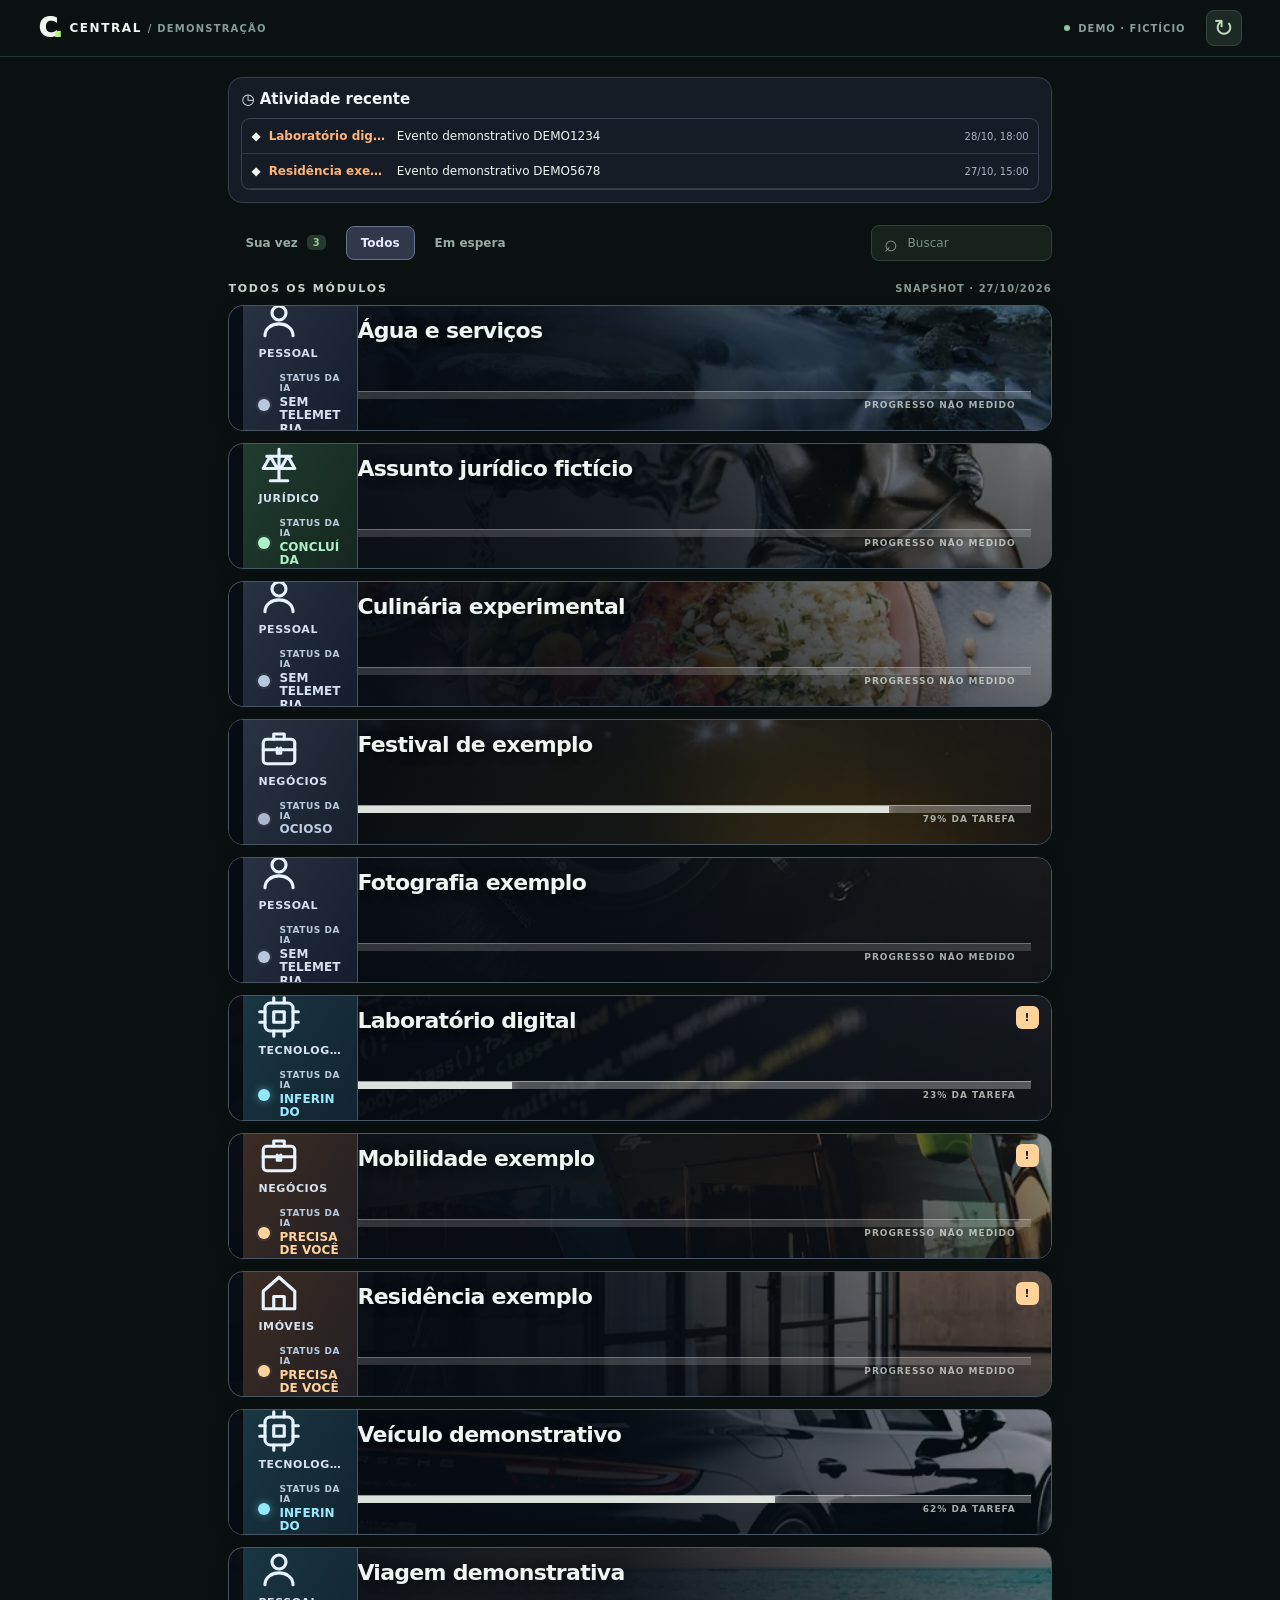
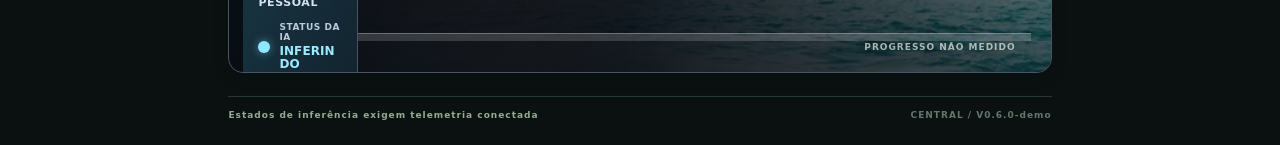
<file: index.html>
<!doctype html>
<html lang="pt-BR">
<head>
<meta charset="utf-8">
<meta name="viewport" content="width=device-width,initial-scale=1,viewport-fit=cover">
<meta name="theme-color" content="#0b1111">
<meta name="robots" content="noindex,nofollow,noarchive">
<meta name="description" content="Central Pessoal — módulos visuais com progresso e estado de inferência.">
<meta http-equiv="Content-Security-Policy" content="default-src 'self'; img-src 'self' data:; script-src 'self'; style-src 'self'; connect-src 'self'; object-src 'none'; base-uri 'self'; frame-ancestors 'none'">
<link rel="icon" href="./icon.svg" type="image/svg+xml">
<link rel="manifest" href="./manifest.webmanifest">
<link rel="stylesheet" href="./game.css">
<link rel="stylesheet" href="./horizontal.css">
<script defer src="./game.js"></script>
<title>Central · Comando</title>
<link rel="stylesheet" href="./touch-xl.css">
<link rel="stylesheet" href="./touch-compact.css">
<link rel="stylesheet" href="./v9.css">
<script defer src="./v9-home.js"></script>
</head>
<body>
<div class="screen">
<header class="masthead">
 <div class="brand"><span class="brand-mark">C<span>.</span></span><span class="brand-name">CENTRAL <small>/ DEMONSTRAÇÃO</small></span></div>
 <div class="mast-actions"><span class="connection"><i></i> DEMO · FICTÍCIO</span><button class="round" id="reload" aria-label="Atualizar dados" title="Recarregar JSON">↻</button></div>
</header>
<main class="main">
 <div class="toolbar">
  <nav class="tabs" aria-label="Grupos de módulos">
   <button data-view="attention" class="tab">Sua vez <b id="need-count">—</b></button>
   <button data-view="all" class="tab selected">Todos</button>
   <button data-view="watch" class="tab">Em espera</button>
  </nav>
  <label class="search"><span aria-hidden="true">⌕</span><input type="search" id="search" placeholder="Buscar" aria-label="Buscar módulos"></label>
 </div>
 <div class="statusline"><span id="list-label">TODOS OS MÓDULOS</span><span class="status-hint" id="updated">SNAPSHOT</span></div>
 <section id="tiles" class="tile-grid" aria-live="polite"></section>
 <footer class="footer"><span id="stamp">Estados de inferência exigem telemetria conectada</span><span id="version">CENTRAL / V0.4</span></footer>
</main>
</div>
<div id="overlay" class="overlay" hidden>
  <div class="veil" id="veil"></div>
  <section class="detail" role="dialog" aria-modal="true" aria-labelledby="detail-title">
   <div id="detail-root"></div>
  </section>
</div>
<div id="toast" class="toast" role="status" aria-live="polite"></div>
</body>
</html>
</file>
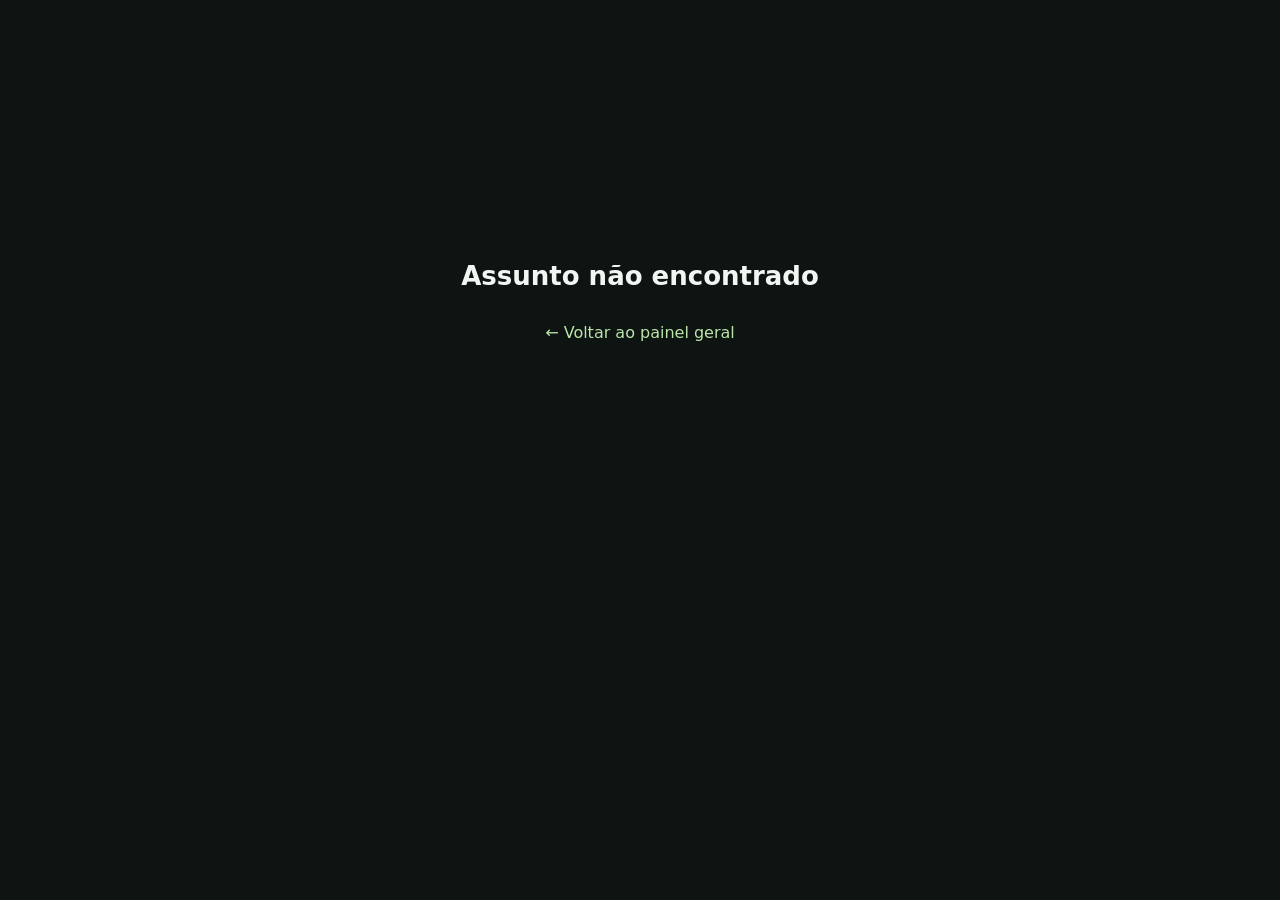
<file: project.html>
<!doctype html>
<html lang="pt-BR">
<head>
<meta charset="utf-8">
<meta name="viewport" content="width=device-width,initial-scale=1,viewport-fit=cover">
<meta name="theme-color" content="#101716">
<meta name="robots" content="noindex,nofollow,noarchive">
<meta name="description" content="Central Pessoal — painel específico de cada assunto.">
<meta http-equiv="Content-Security-Policy" content="default-src 'self'; img-src 'self' data:; script-src 'self'; style-src 'self'; connect-src 'self'; object-src 'none'; base-uri 'self'; frame-ancestors 'none'">
<link rel="icon" href="./icon.svg" type="image/svg+xml">
<link rel="manifest" href="./manifest.webmanifest">
<link rel="stylesheet" href="./project.css">
<link rel="stylesheet" href="./approvals.css">
<link rel="stylesheet" href="./visual-menu.css">
<link rel="stylesheet" href="./als-lifecycle.css">
<link rel="stylesheet" href="./touch-xl.css">
<link rel="stylesheet" href="./touch-compact.css">
<link rel="stylesheet" href="./v9.css">
<script defer src="./v9-project.js"></script>
<script defer src="./project.js"></script>
<script defer src="./als-lifecycle.js"></script>
<script defer src="./approvals.js"></script>
<title>Central · Módulo</title>
</head>
<body><div id="app" aria-live="polite"><div class="loading">ABRINDO MÓDULO…</div></div></body>
</html>
</file>
<file: game.css>
:root{color-scheme:dark;--bg:#0b1111;--panel:#131b1b;--stroke:#293936;--text:#eff5f1;--mute:#94a9a4;--acid:#bbf182;--gold:#ffca7a;--blue:#99c9dd;font-family:Inter,system-ui,-apple-system,"Segoe UI",sans-serif}
*{box-sizing:border-box}html,body{margin:0;background:var(--bg);color:var(--text);min-height:100%;font-family:inherit}button,input{font:inherit}button{cursor:pointer}button:focus-visible,a:focus-visible,input:focus-visible{outline:2px solid var(--acid);outline-offset:3px}button,a{-webkit-tap-highlight-color:transparent}a{color:inherit;text-decoration:none}
body:before{content:"";position:fixed;inset:0;z-index:-1;pointer-events:none;background:radial-gradient(ellipse at 80% -25%,#27443a2d,transparent 58%);}
.screen{max-width:1550px;margin:auto}.masthead{height:72px;border-bottom:1px solid #22312d;display:flex;align-items:center;justify-content:space-between;padding:0 clamp(18px,4vw,60px)}.brand{display:flex;align-items:center;gap:12px}.brand-mark{font-weight:950;font-size:31px;letter-spacing:-5px;line-height:1}.brand-mark span{color:var(--acid)}.brand-name{letter-spacing:1.6px;font-size:12px;font-weight:780}.brand-name small{letter-spacing:1.2px;font-size:10px;color:#849d94;font-weight:550}.mast-actions{display:flex;align-items:center;gap:20px}.connection{display:flex;align-items:center;gap:8px;color:#899f96;font-size:10px;font-weight:650;letter-spacing:1px}.connection i{width:6px;height:6px;border-radius:50%;background:#8acaa1}.round{width:36px;height:36px;background:#1c2925;border:1px solid #35453b;border-radius:8px;color:#bddbb8;font-size:24px}
.main{padding:clamp(30px,4vw,62px) clamp(18px,4vw,60px) 45px}.headline{display:flex;align-items:flex-end;justify-content:space-between;gap:16px;margin-bottom:30px}.eyebrow{font-size:10px;letter-spacing:2px;color:#91a99a;font-weight:800}.divider-dot{color:var(--acid);margin:0 8px;font-size:7px}h1{font-size:clamp(31px,4.6vw,55px);font-weight:680;letter-spacing:-2px;line-height:1.1;margin:14px 0 0}h1 em{font-style:normal;color:var(--acid)}.updated{font-size:11px;white-space:nowrap;color:#728e81;letter-spacing:.3px;padding-bottom:3px}
.toolbar{display:flex;justify-content:space-between;align-items:center;gap:20px;margin-bottom:24px}.tabs{display:flex;align-items:center;gap:7px;overflow-x:auto;padding:2px}.tab{display:flex;align-items:center;gap:9px;background:transparent;border:1px solid transparent;border-radius:8px;color:#96aba2;font-size:12px;padding:11px 15px;white-space:nowrap;font-weight:650}.tab b{font-weight:750;color:#9ebf96;background:#27382f;padding:2px 6px;border-radius:5px;font-size:10px}.tab:hover{background:#1d2b25}.tab.selected{background:#26382c;color:var(--acid);border-color:#39513f}.tab.selected b{background:#466044;color:#d2efb9}.search{border:1px solid #314138;border-radius:8px;background:#17221d;display:flex;align-items:center;height:41px;min-width:170px;color:#82998b}.search span{font-size:23px;padding:0 8px 0 12px}.search input{background:transparent;outline:none;border:0;color:var(--text);width:145px;min-width:0;font-size:12px}.search input::placeholder{color:#789184}
.statusline{display:flex;justify-content:space-between;align-items:center;gap:8px;margin-bottom:14px;color:#a9c2b0;font-size:10px;letter-spacing:1.8px;font-weight:850}.status-hint{letter-spacing:1px;color:#688375;font-weight:580}
.tile-grid{display:grid;grid-template-columns:repeat(5,minmax(0,1fr));gap:13px}.module{position:relative;aspect-ratio:1/1.06;border:1px solid #3b4a42;border-radius:11px;background:#1c2824;overflow:hidden;min-width:0;box-shadow:0 5px 16px #0002;transition:transform .15s,border-color .15s}.module:hover{transform:translateY(-3px);border-color:#8dac86}.module.active-module{border-color:#92bd7e}.module-button{width:100%;height:100%;padding:0;background:none;border:0;display:block;text-align:left;color:var(--text);position:relative}.module-image{position:absolute;inset:0;width:100%;height:100%;object-fit:cover;filter:brightness(.92) saturate(.8);transition:transform .22s,filter .22s}.module:hover .module-image{transform:scale(1.06);filter:brightness(1) saturate(.94)}.module-shade{position:absolute;inset:0;background:linear-gradient(180deg,#07100c67 0%,transparent 36%,#02090763 56%,#020a08ef 100%)}.module.has-brand .module-shade{background:linear-gradient(180deg,#07100c77,#08110811 35%,#020a08c7 100%)}.module-logo{position:absolute;inset:27% 13% 29%;width:74%;height:44%;object-fit:contain;filter:drop-shadow(0 4px 11px #0009)}.module-top{position:absolute;top:0;left:0;right:0;padding:12px;display:flex;justify-content:space-between;align-items:start;gap:5px}.module-area{background:#08120f99;border:1px solid #d0e0d129;border-radius:4px;font-size:9px;letter-spacing:1px;text-transform:uppercase;padding:5px 7px;color:#d1e8da;font-weight:700;backdrop-filter:blur(6px)}.module-flag{font-size:10px;letter-spacing:1px;font-weight:900;color:#0f160f;background:var(--gold);border-radius:4px;padding:5px 7px}.module-flag.status-watch{color:#d9edf0;background:#2f5660cc}.module-flag.status-active{color:#b4e6bd;background:#1e4733db}.module-text{position:absolute;left:14px;right:12px;bottom:30px}.module-title{font-size:clamp(16px,1.65vw,24px);font-weight:760;letter-spacing:-.65px;line-height:1.12;text-shadow:0 1px 10px #0009}.module-subtitle{font-size:11px;line-height:1.35;color:#c5d3c9;margin-top:5px;max-width:100%;overflow:hidden;display:-webkit-box;-webkit-box-orient:vertical;-webkit-line-clamp:2;text-shadow:0 1px 5px #0009}.module-progress{height:5px;background:#ffffff2c;position:absolute;left:0;right:0;bottom:0}.module-progress i{display:block;background:var(--acid);height:100%;width:0;box-shadow:0 0 14px #baf38e77}.module-progress[data-progress="zero"]{background:#8fa39655}.module-footer{position:absolute;bottom:9px;left:14px;right:12px;display:flex;justify-content:space-between;align-items:center;font-size:9px;letter-spacing:.5px;color:#c8d2cc}.module-footer b{color:var(--acid);font-size:10px;font-weight:700}.module-footer .right{font-size:12px;font-weight:700;color:#d5e8d5}.module:hover .right{color:var(--acid)}.empty{border:1px dashed #536355;padding:70px 15px;text-align:center;grid-column:1/-1;color:#9eafa5;border-radius:12px}
.footer{margin-top:42px;padding-top:16px;border-top:1px solid #27382d;display:flex;align-items:center;justify-content:space-between;font-size:10px;letter-spacing:1px;font-weight:650;color:#61776a}.footer span:first-child{color:#94ab91}
.overlay:not([hidden]){position:fixed;inset:0;display:flex;align-items:center;justify-content:center;z-index:40;padding:24px}.veil{position:absolute;inset:0;background:#030706dc;backdrop-filter:blur(8px)}.detail{position:relative;width:min(980px,100%);max-height:min(92dvh,960px);background:#101816;overflow-y:auto;border:1px solid #4e6850;border-radius:17px;box-shadow:0 24px 90px #000b}.detail-grid{display:grid;grid-template-columns:minmax(240px,.85fr) minmax(0,1.3fr);min-height:530px}.detail-cover{position:relative;background:#14231d;min-height:430px;overflow:hidden}.detail-cover img{position:absolute;inset:0;width:100%;height:100%;object-fit:cover;filter:brightness(.78)}.detail-cover:after{content:"";position:absolute;inset:0;background:linear-gradient(0deg,#07110dea,transparent 62%)}.detail-cover .detail-brand{z-index:1;position:absolute;width:75%;height:35%;object-fit:contain;top:28%;left:12%}.detail-overlay{position:absolute;bottom:24px;left:25px;right:22px;z-index:2}.detail-overlay .area{font-size:10px;color:#cce1c6;letter-spacing:1.5px;font-weight:750}.detail-overlay h2{font-size:34px;letter-spacing:-1.1px;line-height:1.1;margin:10px 0 9px}.detail-overlay p{font-size:12px;color:#d0dcd2;line-height:1.5}.detail-progress{height:5px;background:#b4c8bd4d;border-radius:4px;overflow:hidden;margin-top:18px}.detail-progress i{display:block;height:100%;background:var(--acid)}.detail-content{padding:23px 26px 27px;min-width:0}.detail-head{display:flex;align-items:center;justify-content:space-between;gap:8px;margin-bottom:23px}.detail-kicker{font-size:11px;letter-spacing:1.5px;color:#b0cbb6;font-weight:800}.close{width:35px;height:35px;border:1px solid #3e5546;border-radius:8px;background:#233126;color:#e4efe2;font-size:19px;display:grid;place-items:center}.detail-note{font-size:12px;color:#99b2a0;line-height:1.55;margin-bottom:18px}.progress-caption{display:flex;justify-content:space-between;font-size:11px;color:#b3cbb7;margin-bottom:24px}.detail-section-title{font-size:10px;letter-spacing:2px;color:#85a08e;font-weight:800;margin:19px 0 10px}.task{border:1px solid #35473b;border-radius:10px;margin-bottom:9px;background:#1b2720;overflow:hidden}.task button.task-toggle{width:100%;border:0;background:none;color:inherit;padding:13px 11px;display:flex;gap:12px;align-items:center;text-align:left}.task-symbol{display:grid;place-items:center;border:1px solid #566756;border-radius:6px;width:29px;height:29px;flex:none;color:#d0e6d0;font-size:17px}.task.done .task-symbol{background:#304c2b;border-color:#4e8053;color:#bcf29d}.task.in_progress .task-symbol{background:#45432b;border-color:#857648;color:#f6db8d}.task-title{flex:1;font-size:13px;font-weight:680;line-height:1.4}.task-state{font-size:9px;color:#93b0a0;letter-spacing:.6px;white-space:nowrap}.task-details{border-top:1px solid #34463a;padding:13px 14px 14px 52px;color:#b6cabc;font-size:12px;line-height:1.6}.task-details p{margin:0 0 10px}.task-link{display:inline-block;padding:7px 10px;background:#334d36;color:#d7f7c7;border:1px solid #466e44;border-radius:7px;font-size:11px}.actions{border-top:1px solid #34463b;padding-top:16px;display:flex;gap:9px;flex-wrap:wrap;margin-top:25px}.primary,.secondary{display:inline-flex;align-items:center;justify-content:center;padding:11px 13px;gap:6px;border-radius:8px;font-size:12px;font-weight:780}.primary{background:var(--acid);color:#172017;border:0}.secondary{background:#25372b;color:#ddf0de;border:1px solid #425846}.context-note{font-size:10px;color:#819c88;line-height:1.6;margin-top:14px}.toast{position:fixed;z-index:60;bottom:24px;left:50%;background:var(--acid);color:#10210d;border-radius:8px;padding:12px 18px;font-size:12px;font-weight:720;transform:translate(-50%,20px);opacity:0;transition:.2s;pointer-events:none}.toast.show{opacity:1;transform:translate(-50%,0)}
@media(max-width:1160px){.tile-grid{grid-template-columns:repeat(4,minmax(0,1fr))}}@media(max-width:890px){.tile-grid{grid-template-columns:repeat(3,minmax(0,1fr))}}@media(max-width:610px){.masthead{height:61px}.brand-name{font-size:11px}.brand-name small{font-size:9px}.connection{font-size:0}.connection i{width:7px;height:7px}.main{padding:32px 16px 36px}.headline{margin-bottom:24px}.headline h1{letter-spacing:-1.3px;font-size:33px}.updated{display:none}.toolbar{display:block;margin-bottom:22px}.tabs{gap:3px;justify-content:space-between}.tab{padding:9px 10px;font-size:11px}.search{width:100%;margin-top:13px;height:38px}.search input{width:100%}.status-hint{display:none}.tile-grid{grid-template-columns:repeat(2,minmax(0,1fr));gap:11px}.module{aspect-ratio:1/1.1}.module-title{font-size:18px}.module-subtitle{font-size:10px}.module-top{padding:9px}.module-area{font-size:8px;letter-spacing:.55px;padding:5px 6px}.module-flag{font-size:9px}.module-text{left:11px;right:10px;bottom:26px}.module-footer{left:11px;right:10px}.module-logo{width:83%;left:8%}.footer{font-size:9px}.overlay:not([hidden]){padding:0;align-items:flex-end}.detail{border-radius:18px 18px 0 0;max-height:94dvh;max-width:100%;height:auto}.detail-grid{grid-template-columns:1fr}.detail-cover{min-height:205px;height:205px}.detail-overlay h2{font-size:27px}.detail-overlay p{display:none}.detail-overlay{bottom:19px;left:20px}.detail-content{padding:17px 18px 28px}.detail-head{margin-bottom:13px}.detail-note{margin-bottom:11px}.progress-caption{margin-bottom:13px}.detail-section-title{margin-top:16px}.task button.task-toggle{padding:10px}.detail .task-details{padding-left:13px}}@media(max-width:350px){.module-title{font-size:16px}.tab{padding:8px 7px;font-size:10px}}
@media(prefers-reduced-motion:reduce){*,*:before,*:after{transition:none!important}}
</file>
<file: horizontal.css>
/* Compact single-column RTS control strips. game.css supplies the nested task panel. */
:root{--accent:#d8e8d9}
.screen{max-width:1340px}
.masthead{height:57px;padding:0 clamp(14px,3vw,39px)}
.brand-mark{font-size:26px}
.brand-name{font-size:12px}
.brand-name small{font-size:10px}
.main{padding:20px clamp(12px,3vw,39px) 25px;max-width:1100px;margin:auto}
.toolbar{margin-bottom:20px}
.tabs{gap:5px}
.tab{padding:9px 14px;font-size:12px}
.tab.selected{color:#e2eee4}
.search{height:36px}
.statusline{margin-bottom:10px;color:#c6d5cb;font-size:11px}
.status-hint{font-size:10px;color:#829a8e}
.tile-grid{display:grid;grid-template-columns:minmax(0,1fr)!important;gap:10px}
.module{height:116px;aspect-ratio:auto;border:1px solid #40534a;border-radius:9px;overflow:hidden;background:#13201b;transition:border-color .15s,transform .15s}
.module:hover{border-color:#a6c4ac;transform:translateX(2px)}
.module-button{display:grid;grid-template-columns:30% 70%;height:100%;width:100%;border:0;text-align:left;padding:0;overflow:hidden;position:relative;cursor:pointer;background:none}
.module-inference{position:relative;z-index:1;display:flex;flex-direction:column;align-items:flex-start;justify-content:center;padding:13px 18px;background:linear-gradient(120deg,#1d2c26,#12201c);border-right:1px solid #54715a77;min-width:0}
.cat-glyph{font-family:system-ui,sans-serif;color:#c6e0ca;font-size:30px;font-weight:400;line-height:1;display:block}
.cat-label{color:#c1d2c7;font-size:10px;font-weight:720;letter-spacing:1.25px;text-transform:uppercase;margin-top:5px;white-space:nowrap;overflow:hidden;text-overflow:ellipsis;max-width:100%}
.signal-state{font-size:10px;font-weight:780;letter-spacing:.65px;white-space:nowrap;margin-top:auto;padding-top:9px;color:#a5b5aa;display:flex;align-items:center;gap:7px}
.signal-state i{display:block;width:7px;height:7px;border-radius:50%;background:#687c6c;flex:none}
.status-processing .signal-state{color:#c9f8a1}
.status-processing .signal-state i{background:#bfff97;box-shadow:0 0 9px #b8ff9b}
.status-waiting .signal-state{color:#ffd8a1}
.status-waiting .signal-state i{background:#ffca85}
.status-completed .signal-state{color:#afe5c6}
.status-completed .signal-state i{background:#a4e4b9}
.status-idle .signal-state{color:#a9c2cf}
.status-idle .signal-state i{background:#a9c2cf}
.module-main{position:relative;display:block;height:100%;min-width:0;overflow:hidden}
.module-image{position:absolute;inset:0;width:100%;height:100%;object-fit:cover;filter:brightness(.8) saturate(.77);transition:filter .2s,transform .2s}
.module:hover .module-image{filter:brightness(.89) saturate(.9)}
.module-shade{position:absolute;inset:0;background:linear-gradient(90deg,#08100de8,transparent 57%),linear-gradient(0deg,#070d0b8a,transparent 67%)}
.module-title{position:absolute;left:25px;top:50%;transform:translateY(-55%);z-index:2;font-size:clamp(21px,2.6vw,32px);font-weight:750;letter-spacing:-.7px;line-height:1.1;text-shadow:0 2px 12px #020807b3;max-width:76%;display:block}
.attention-pip{position:absolute;top:10px;right:12px;z-index:2;border-radius:6px;color:#201c11;background:#ffd19a;font-weight:900;font-size:11px;line-height:1;padding:6px 9px}
.progress-wrap{position:absolute;bottom:0;left:0;right:0;z-index:2;display:block}
.progress-note{display:block;text-align:right;color:#dfebe0b9;font-size:9px;font-weight:740;letter-spacing:1px;line-height:1.5;padding:0 15px 5px}
.progress-track{display:block;width:100%;height:8px;background:#ffffff4a;border-top:1px solid #ffffff66;overflow:hidden}
.progress-fill{display:block;height:100%;background:#f4f9f3d8;box-shadow:0 0 10px #ffffff8c;transition:width .18s ease-out}
.footer{margin-top:23px;padding-top:13px;font-size:9px}
.detail .detail-content{min-width:0}
.detail .detail-note{display:none}
.detail .progress-caption{font-size:11px;flex-wrap:wrap;gap:10px}
.detail .detail-cover{min-height:390px}
.detail .detail-overlay h2{font-size:30px}
@media(min-width:1050px){.module{height:126px}.module-button{grid-template-columns:28% 72%}.module-inference{padding:14px 23px}.module-title{font-size:31px}}
@media(max-width:610px){
 .masthead{height:53px;padding:0 12px}.main{padding:13px 11px 20px}
 .connection{font-size:0}.connection i{height:7px;width:7px}
 .brand-name{font-size:11px}.brand-name small{font-size:9px}
 .toolbar{display:flex;flex-wrap:wrap;gap:8px;margin-bottom:13px}
 .tabs{width:100%;gap:2px;justify-content:space-between;padding:0}
 .tab{flex:1;justify-content:center;padding:8px 7px;font-size:11px}
 .search{width:100%;margin-top:0;height:34px}
 .statusline{margin-bottom:9px;font-size:10px}
 .status-hint{font-size:9px}
 .tile-grid{gap:8px}.module{height:101px;border-radius:8px}
 .module-button{grid-template-columns:32% 68%}
 .module-inference{padding:10px 9px}
 .cat-glyph{font-size:25px}
 .cat-label{margin-top:4px;font-size:8px;letter-spacing:.6px}
 .signal-state{font-size:8px;letter-spacing:.2px;gap:5px;padding-top:6px}
 .signal-state i{width:6px;height:6px}
 .module-title{font-size:clamp(17px,5vw,22px);left:13px;max-width:83%;letter-spacing:-.3px}
 .progress-note{font-size:8px;padding:0 9px 3px}
 .progress-track{height:7px}
 .attention-pip{top:7px;right:7px;padding:5px 7px}
 .footer{gap:12px;font-size:8px;line-height:1.4}
 .detail .detail-cover{min-height:168px}
 .detail .detail-content{padding:14px}
}
@media(max-width:345px){.cat-label{font-size:7px}.signal-state{font-size:7px}.module-title{font-size:16px}.tab{font-size:10px}}
@media(prefers-reduced-motion:reduce){.module,.module-image,.progress-fill{transition:none}.module:hover{transform:none}}

.progress-track.progress-unmeasured{background:#ffffff29;border-top:1px solid #ffffff45}
@media(max-width:610px){.connection{font-size:9px;letter-spacing:.3px}.signal-state{font-size:7.7px}}
@media(max-width:345px){.connection{font-size:0}.signal-state{font-size:7px}}

.module:target,.module.return-target{border-color:#dbf3bd;box-shadow:0 0 0 2px #bafa9880}


/* v0.7.1 shared semantic color language for inference indicators on home. */
.module-inference{background:linear-gradient(120deg,#1e2734,#111b27);border-right:1px solid #596979a8}
.cat-glyph{color:#d9e3f3}
.cat-label{color:#c0ccda}
.status-unmonitored.module-inference{background:linear-gradient(120deg,#293343,#141c2a)}
.status-unmonitored .signal-state{color:#c9d3e3}
.status-unmonitored .signal-state i{background:#aab8cd}
.status-processing.module-inference{background:linear-gradient(120deg,#193744,#12232f)}
.status-processing .signal-state{color:#a4edff}
.status-processing .signal-state i{background:#8fe8ff;box-shadow:0 0 9px #7de5ff80}
.status-waiting.module-inference{background:linear-gradient(120deg,#3c2c23,#211f24)}
.status-waiting .signal-state{color:#ffdfa9}
.status-waiting .signal-state i{background:#ffd399}
.status-completed.module-inference{background:linear-gradient(120deg,#203e30,#15251f)}
.status-completed .signal-state{color:#aff0c7}
.status-completed .signal-state i{background:#aef1c8}
.status-idle.module-inference{background:linear-gradient(120deg,#293343,#171f2b)}
.status-idle .signal-state{color:#c4d0df}
.status-idle .signal-state i{background:#aab8cd}
.signal-state{font-size:11px;letter-spacing:.45px}
.signal-state i{width:11px;height:11px;box-shadow:0 0 0 2px #ffffff12}
.tabs .tab.selected{background:#32384c;color:#eaeaff;border-color:#66728f}
.attention-pip{background:#ffd399}
@media(max-width:610px){
 .signal-state{font-size:9px;letter-spacing:0;gap:6px}
 .signal-state i{width:9px;height:9px}
}
@media(max-width:345px){.signal-state{font-size:8px}.signal-state i{width:8px;height:8px}}


/* Operational home v0.8 — category identity and agent status are readable separately. */
.module{height:132px;border-color:#4a5564;background:#101b24}
.module-button{grid-template-columns:32% 68%}
.module-inference{padding:13px 15px;gap:5px;justify-content:flex-start}
.cat-glyph{font-size:0;line-height:0;margin:0;color:#e7f3ff;display:inline-grid;place-items:center}
.cat-glyph svg{width:42px;height:42px;display:block;stroke-width:1.8}
.cat-label{font-size:11px;font-weight:820;letter-spacing:.6px;margin-top:1px;color:#d7e2f0}
.signal-state{margin-top:auto;padding-top:8px;align-items:center;gap:9px;min-width:0;white-space:normal}
.signal-state i{width:12px;height:12px;flex:none}
.signal-copy{display:flex;flex-direction:column;min-width:0;gap:2px;line-height:1.15}
.signal-copy small{font-size:9px;letter-spacing:.55px;color:#bacbde;font-weight:760}
.signal-copy strong{font-size:12px;font-weight:860;line-height:1.15;color:inherit;letter-spacing:.1px;overflow-wrap:anywhere}
.module-title{top:46%;font-size:clamp(23px,2.8vw,32px)}
.module-activity{position:absolute;z-index:3;left:25px;bottom:20px;max-width:85%;
 color:#dce8fa;font-size:10px;line-height:1.25;letter-spacing:.25px;font-weight:780;
 text-shadow:0 1px 8px #000c;background:#0a1226ad;border:1px solid #d2dcf748;border-radius:4px;padding:4px 6px}
.module-shade{background:linear-gradient(90deg,#080e14e8,#0b122562 70%),linear-gradient(0deg,#0a101a8a,transparent 70%)}
.module.status-waiting{border-left:3px solid #ffd399}
.module.status-processing{border-left:3px solid #9beaff}
.module.status-completed{border-left:3px solid #aef1c8}
.status-unmonitored .signal-state{color:#d6e1f2}
.status-unmonitored .signal-state i{background:#b8c9df}
.status-processing .signal-state{color:#9beaff}
.status-waiting .signal-state{color:#ffd399}
.status-completed .signal-state{color:#aef1c8}
.status-idle .signal-state{color:#bacde2}
@media(max-width:610px){
 .module{height:125px}
 .module-button{grid-template-columns:36% 64%}
 .module-inference{padding:11px 9px;gap:4px}
 .cat-glyph svg{width:35px;height:35px}
 .cat-label{font-size:9px;letter-spacing:.2px;margin-top:1px}
 .signal-state{gap:6px;padding-top:6px}
 .signal-state i{width:10px;height:10px}
 .signal-copy small{font-size:8px;letter-spacing:.25px}
 .signal-copy strong{font-size:10px;letter-spacing:0}
 .module-title{left:11px;top:43%;font-size:clamp(18px,5.15vw,24px);max-width:87%}
 .module-activity{left:11px;bottom:16px;font-size:9px;padding:3px 5px}
 .progress-track{height:8px}
 .attention-pip{z-index:4}
}
@media(max-width:370px){
 .module-button{grid-template-columns:38% 62%}
 .signal-copy strong{font-size:9px}
 .cat-glyph svg{width:34px;height:34px}
 .module-title{font-size:18px}
}
@media(max-width:610px){
 .cat-label{font-size:10px}
 .signal-copy strong{font-size:11px;line-height:1.2}
 .signal-state i{width:11px;height:11px}
}
@media(max-width:370px){.signal-copy strong{font-size:10px}}
</file>
<file: touch-xl.css>
/* Touch XL: large-type, low-miss mobile interface; no behavioral changes. */
@media(max-width:680px){
 html{font-size:20px}
 body{font-size:20px;line-height:1.42}
 button,a,summary{touch-action:manipulation}
 .main{padding-left:12px;padding-right:12px}
 .identity-copy h1{font-size:clamp(30px,9vw,40px);line-height:1.12}
 .identity-copy .eyebrow,.crumb,.runtime,.runtime span{font-size:16px}
 .topbar{min-height:64px}
 .back,.switcher-menu summary{min-height:60px;font-size:18px}
 .switcher-item{min-height:82px;padding:15px}
 .switcher-copy strong{font-size:20px}.switcher-copy small{font-size:16px}
 .module-nav{display:grid;grid-template-columns:repeat(2,minmax(0,1fr));gap:10px}
 .module-nav a{min-height:64px;padding:13px 10px;font-size:17px;display:grid;place-items:center;text-align:center}
 .action-strip{display:grid;grid-template-columns:1fr;gap:14px}
 .action-core,.blocker{padding:22px;border-radius:20px}
 .micro-heading{font-size:16px}
 #next-action,.blocker p{font-size:23px;line-height:1.35}
 .source-action,.copy,.more{min-height:64px;display:flex;align-items:center;justify-content:center;padding:14px 16px;font-size:18px;border-radius:15px}
 .tasks-section .section-head h2,.context-line summary{font-size:23px}
 .section-head span,.task-state,.task-due,.task-group{font-size:16px}
 .filters{display:grid;grid-template-columns:repeat(2,minmax(0,1fr));gap:10px;overflow:visible}
 .filter{min-height:60px;font-size:17px;padding:12px;min-width:0}
 .filter-full{display:inline}.filter-short{display:none}
 .task-list{gap:14px}
 .task{border-radius:19px}
 .task-toggle{min-height:90px;padding:17px 14px;gap:14px}
 .task-icon,.task-done .task-icon,.task-waiting .task-icon{width:48px;height:48px}
 .task-name{font-size:21px;line-height:1.3}
 .task-labels{gap:9px}
 .task-state,.task-due{font-size:15px;padding:5px 8px}
 .task-group{font-size:15px}
 .task-expanded{padding:17px;font-size:18px;line-height:1.45}
 .task-expanded p{font-size:18px}
 .context-line summary{min-height:70px;padding:16px}
 .context-pair b{font-size:16px}.context-pair span{font-size:19px}
 .als-lifecycle{padding:18px 14px;border-radius:22px}
 .als-lifecycle h2{font-size:24px}
 .wl-status-chip{font-size:15px;padding:8px 12px}
 .wl-sub,.wl-legend,.wl-disclaimer{font-size:15px}
 .wl-metric{min-height:107px;padding:13px 8px}
 .wl-metric strong{font-size:29px}
 .wl-metric span{font-size:14px}
 .wl-metric small{font-size:12px}
 .als-lifecycle h3{font-size:21px}
 .wl-pipeline{gap:10px}
 .wl-pipeline-row{display:grid;grid-template-columns:minmax(0,1fr) auto;min-height:82px;padding:12px 10px;gap:4px 12px;background:#202b37;border-radius:16px}
 .wl-stage-label{display:flex;align-items:center;gap:12px;min-width:0;font-size:19px;font-weight:700;grid-column:1;grid-row:1}
 .wl-stage-icon{display:block;flex:none;width:50px;height:50px;object-fit:contain}
 .wl-stage-state{font-size:15px;text-align:right;grid-column:2;grid-row:1}
 .wl-track{grid-column:1/-1;grid-row:2;height:7px}
 .wl-notices{gap:18px}.wl-notice strong{font-size:19px}.wl-notice p{font-size:17px}
 .wl-notice a,.wl-footer,.wl-footer a{font-size:16px}
 .wl-footer summary{min-height:55px;display:flex;align-items:center}
 .module-inference .signal-copy small,.module-activity,.progress-note{font-size:15px}
 .module-button{min-height:160px}
}
@media(min-width:681px){
 .wl-stage-label{display:flex;align-items:center;gap:10px}
 .wl-stage-icon{display:block;width:38px;height:38px;object-fit:contain;flex:none}
}
</file>
<file: touch-compact.css>
/* Touch XL v2: compact mobile scale and no card overlap. */
@media (max-width:680px){
 html{font-size:16px}
 body{font-size:16px;line-height:1.4}
 .main{padding-left:13px;padding-right:13px;min-width:0}
 .topbar{min-height:53px;gap:8px}
 .back,.switcher-menu summary{min-height:48px;font-size:14px}
 .switcher-item{min-height:60px;padding:10px}
 .switcher-copy strong{font-size:16px}.switcher-copy small{font-size:13px}
 .identity-copy h1{font-size:clamp(24px,7vw,31px)}
 .identity-copy .eyebrow,.crumb,.runtime,.runtime span{font-size:12px}
 .identity{gap:8px;flex-wrap:wrap}
 .runtime{max-width:100%;white-space:normal;overflow-wrap:anywhere}
 .module-nav{gap:7px}
 .module-nav a{min-height:49px;padding:9px 6px;font-size:13px;overflow-wrap:anywhere}
 .action-strip{gap:0}
 .action-core,.blocker{padding:14px;border-radius:13px}
 .micro-heading{font-size:12px}
 #next-action,.blocker p{font-size:18px;overflow-wrap:anywhere}
 .source-action,.copy,.more{min-height:48px;padding:10px 12px;font-size:14px}
 .tasks-section .section-head h2,.context-line summary{font-size:19px}
 .section-head span{font-size:12px}
 .filters{gap:6px;grid-template-columns:repeat(2,minmax(0,1fr))}
 .filter{min-height:46px;padding:9px 5px;font-size:13px;white-space:normal;overflow-wrap:anywhere}
 .task-list{gap:9px}.task-toggle{min-height:70px;padding:11px;gap:10px}
 .task-icon,.task-done .task-icon,.task-waiting .task-icon{width:40px;height:40px}
 .task-name{font-size:16px;overflow-wrap:anywhere}
 .task-state,.task-due{font-size:12px}
 .task-group{font-size:12px}
 .task-expanded,.task-expanded p{font-size:14px}
 .context-line summary{min-height:52px;padding:12px}
 .context-pair b{font-size:12px}.context-pair span{font-size:15px;overflow-wrap:anywhere}
 .als-lifecycle{padding:13px 10px;border-radius:15px}
 .als-lifecycle h2{font-size:20px}
 .wl-heading{flex-wrap:wrap}
 .wl-status-chip{font-size:12px;padding:6px 9px}
 .wl-sub,.wl-legend,.wl-disclaimer{font-size:12px}
 .wl-metric{min-height:88px;padding:10px 6px}
 .wl-metric strong{font-size:24px}.wl-metric span{font-size:12px}.wl-metric small{font-size:10px}
 .als-lifecycle h3{font-size:17px}
 .wl-pipeline-row{min-height:64px;padding:9px;gap:5px 8px}
 .wl-stage-label{font-size:15px;gap:8px;overflow-wrap:anywhere}
 .wl-stage-icon{width:36px;height:36px}
 .wl-stage-state{font-size:12px;overflow-wrap:anywhere}
 .wl-notice strong{font-size:15px}.wl-notice p{font-size:13px}
 .wl-notice a,.wl-footer,.wl-footer a{font-size:12px}
 .wl-footer summary{min-height:44px}
 .module-inference .signal-copy small,.module-activity,.progress-note{font-size:11px}
 .module{height:auto;min-height:139px}
 .module-button{min-height:139px;height:100%;grid-template-columns:minmax(0,36%) minmax(0,64%);overflow:hidden}
 .module-inference{min-width:0;overflow:hidden;padding:9px 7px}
 .module-title{font-size:clamp(16px,4.8vw,20px);max-width:none;left:10px;right:10px;top:42%;line-height:1.16;overflow-wrap:anywhere;hyphens:auto}
 .module-activity{left:10px;right:10px;max-width:none;bottom:15px;font-size:10px;white-space:normal;overflow-wrap:anywhere;line-height:1.25}
 .signal-copy,.signal-copy strong,.signal-copy small{min-width:0;max-width:100%;overflow-wrap:anywhere;white-space:normal}
 .cat-label{white-space:normal;overflow-wrap:anywhere}
 .module-footer,.footer{overflow-wrap:anywhere}
}
@media(max-width:380px){
 .module{min-height:155px}.module-button{min-height:155px}
 .module-title{font-size:16px;top:38%}
 .module-activity{font-size:9px}
 .module-inference{padding:8px 5px}
 .signal-copy strong{font-size:10px}
}
@media(max-width:680px){.module-main{display:flex;flex-direction:column;align-items:flex-start;justify-content:center;gap:7px;padding:12px 10px 27px}.module-main .module-title{position:relative;left:auto;right:auto;top:auto;bottom:auto;transform:none;max-width:100%;min-width:0;flex:none;z-index:2}.module-main .module-activity{position:relative;left:auto;right:auto;bottom:auto;top:auto;max-width:100%;width:fit-content;min-width:0;z-index:3;margin:0;overflow-wrap:anywhere}.module-main .module-title,.module-main .module-activity{overflow-wrap:anywhere}.module-main .progress-wrap{flex:none}}
@media(max-width:680px){
 .action-core #next-action{margin:10px 0 18px;line-height:1.42}
 .action-core .source-action{margin-top:0;min-height:52px}
 .als-lifecycle .wl-sub{font-size:16px;line-height:1.5;color:#cad8d0}
 .als-lifecycle .wl-metric{min-height:118px;padding:13px 10px;gap:8px}
 .als-lifecycle .wl-metric strong{font-size:27px}
 .als-lifecycle .wl-metric span{font-size:16px;line-height:1.3;overflow-wrap:anywhere}
 .als-lifecycle .wl-metric small{font-size:14px;line-height:1.4;color:#c4d3cb;overflow-wrap:anywhere}
 .als-lifecycle .wl-status-chip{font-size:14px}
 .als-lifecycle .wl-legend,.als-lifecycle .wl-disclaimer{font-size:14px;line-height:1.5}
}
@media(max-width:370px){.als-lifecycle .wl-metric{padding:11px 7px}.als-lifecycle .wl-metric span{font-size:15px}.als-lifecycle .wl-metric small{font-size:13px}}
</file>
<file: v9.css>
/* CP V9 – progressively enhanced presentation, photo overlays and evidence-led areas. */
:root{--v9-orange:#fb923c}
.main{max-width:900px;margin:auto}
.tile-grid{display:flex;flex-direction:column;gap:12px}
.module{width:100%;aspect-ratio:auto;height:126px;min-height:126px;border-radius:15px}
.module-button{display:flex;align-items:stretch}
.module-main{position:absolute;inset:0}
.module-image{width:100%;height:100%;object-fit:cover}
.module-shade{background:linear-gradient(90deg,#060b12fa 0%,#070d14dd 48%,#09101b30 100%),linear-gradient(0deg,#05070b55,transparent)}
.module-inference{position:relative;z-index:3;flex:0 0 115px;align-self:center;margin-left:14px}
.module-title{position:absolute;left:128px;top:26px;right:35px;font-size:clamp(17px,2vw,22px)}
.module-activity{position:absolute;left:128px;top:58px}
.progress-wrap{position:absolute;left:128px;bottom:13px;right:20px}
.module:focus-within{border-color:var(--v9-orange)}
.v9-feed{border:1px solid #35404b;border-radius:14px;background:#151c26;margin:0 0 20px;padding:12px}
.v9-feed h2{font-size:15px;margin:0 0 10px;color:#f2f5fa}
.v9-feed-list{max-height:190px;overflow-y:auto;border:1px solid #394351;border-radius:9px;scrollbar-width:thin}
.v9-event{border-bottom:1px solid #303a46}
.v9-event summary{cursor:pointer;display:flex;align-items:center;gap:8px;padding:7px 9px;white-space:nowrap;height:34px;list-style:none;font-size:12px}
.v9-event summary::-webkit-details-marker{display:none}
.v9-event summary .v9-name{max-width:120px;overflow:hidden;text-overflow:ellipsis;white-space:nowrap;color:#ffb477;font-weight:700;flex-shrink:0}
.v9-event summary .v9-title{overflow:hidden;text-overflow:ellipsis;white-space:nowrap;flex:1;min-width:0}
.v9-event summary time{color:#aab4c3;font-size:10px;flex:none}
.v9-event-body{padding:12px;background:#232d3b;font-size:12px;line-height:1.5}
.v9-event-body a,.v9-area-detail a{display:inline-block;margin-top:7px;background:#344456;border:1px solid #596d7c;border-radius:7px;padding:7px 9px}
.v9-empty{font-size:12px;color:#aebac6}
.identity.v9-hero{position:relative;isolation:isolate;min-height:200px;border:1px solid #45515b;border-radius:15px;padding:17px;overflow:hidden;margin:14px 0;align-items:flex-start;flex-wrap:wrap}
.v9-hero-bg{position:absolute;inset:0;width:100%;height:100%;object-fit:cover;z-index:-2}
.identity.v9-hero:after{content:"";position:absolute;inset:0;z-index:-1;background:linear-gradient(90deg,#050a10f5,#0a0f19d0 55%,#0d11184d),linear-gradient(0deg,#070b12b8,transparent 80%)}
.v9-hero .identity-copy h1{color:white}
.v9-hero .v9-metrics{display:flex;gap:8px;width:100%;align-self:flex-end}
.v9-metric{flex:1;background:#0b101bb8;border:1px solid #ffffff30;border-radius:9px;padding:10px;backdrop-filter:blur(5px);min-width:0}
.v9-metric small{display:block;font-size:10px;color:#c1ccd5}
.v9-metric strong{display:block;font-size:14px;color:#f7f8fa;margin-top:4px;overflow:hidden;text-overflow:ellipsis;white-space:nowrap}
.v9-pipeline{border:1px solid #3e4b5b;border-radius:13px;padding:14px;margin-bottom:18px;background:#151f2b}
.v9-pipeline h2{font-size:16px;margin:0 0 7px}
.v9-pipeline p{font-size:11px;color:#aebcc8}
.v9-area{border:1px solid #354457;border-radius:9px;margin-top:8px;overflow:hidden}
.v9-area summary{cursor:pointer;list-style:none;padding:12px;font-weight:700}
.v9-area summary::-webkit-details-marker{display:none}
.v9-area-head{display:flex;justify-content:space-between;gap:10px;font-size:12px}
.v9-area-bar{background:#35404d;border-radius:99px;height:8px;overflow:hidden;margin-top:8px}
.v9-area-fill{height:100%;background:#fb923c;border-radius:99px}
.v9-area-detail{background:#202d3a;padding:12px;font-size:12px}
.v9-area-detail ul{padding-left:18px;line-height:1.8}
.v9-area-detail .v9-action{color:#eac69a}
.v9-project-events{margin-bottom:16px}
@media(max-width:610px){.module{height:112px;min-height:112px}.module-inference{flex-basis:76px;margin-left:8px;transform:scale(.7);transform-origin:left center}.module-title{left:90px;top:21px;font-size:16px}.module-activity{left:90px;top:48px}.progress-wrap{left:90px;right:12px}.v9-event summary .v9-name{max-width:77px}.v9-event summary{font-size:11px}.v9-hero .runtime{margin-left:auto}.identity.v9-hero{min-height:210px}}
</file>
<file: project.css>
:root{color-scheme:dark;font-family:Inter,-apple-system,BlinkMacSystemFont,"Segoe UI",system-ui,sans-serif;background:#0d1412;color:#f2f6f2}
*{box-sizing:border-box}html,body{margin:0;min-height:100%;overflow-x:hidden}body{background:#0d1412}a{color:inherit;text-decoration:none}button,select{font:inherit}button{cursor:pointer}button:focus-visible,a:focus-visible,select:focus-visible,summary:focus-visible{outline:2px solid #def5c2;outline-offset:3px}.app-root{--accent:#c2e9bf;--shade:#1e3526;--line:#304439;max-width:1300px;min-height:100vh;margin:auto;background:radial-gradient(ellipse at 98% -20%,var(--shade),transparent 40%),#0d1412}.theme-kitchen{--accent:#ead2aa;--shade:#3a281b;--line:#5d4433}.theme-cockpit{--accent:#f5e66b;--shade:#303016;--line:#555536}.theme-stay{--accent:#b9e4db;--shade:#1b3d39;--line:#35635c}.theme-ledger{--accent:#e8c9a1;--shade:#3d3022;--line:#634c37}.theme-archive{--accent:#d8c5a5;--shade:#332f28;--line:#574f3e}.theme-water{--accent:#9ed6e9;--shade:#1b3849;--line:#395c69}.theme-agents{--accent:#b4efa8;--shade:#1b3a2c;--line:#3a5942}.theme-events{--accent:#dfb5ec;--shade:#3c1e42;--line:#564062}.theme-cameras{--accent:#b3e8ce;--shade:#1e3431;--line:#3d6259}.theme-transit{--accent:#b3e3d8;--shade:#203a38;--line:#3c615b}
.topbar{display:flex;align-items:center;gap:15px;height:55px;padding:0 clamp(16px,3vw,32px);border-bottom:1px solid var(--line);background:#0d1513b7}.back{display:flex;align-items:center;gap:6px;color:var(--accent);font-size:12px;font-weight:800;letter-spacing:.7px;white-space:nowrap}.crumb{color:#91a298;font-size:10px;font-weight:750;letter-spacing:1.2px}.switcher{margin-left:auto;max-width:205px;min-width:90px;border:1px solid var(--line);background:#1a2620;color:#dae8d9;height:32px;border-radius:7px;padding:0 9px;font-size:11px}.main{padding:0 clamp(14px,3vw,35px) 30px}.identity{display:flex;align-items:center;gap:15px;min-height:97px;padding:12px 0 15px}.identity-image{width:64px;height:64px;flex:none;border-radius:10px;overflow:hidden;background:#24352b;border:1px solid var(--line);display:grid;place-items:center;color:var(--accent);font-size:34px}.identity-image img{height:100%;width:100%;object-fit:cover}.identity-copy{min-width:0;flex:1}.eyebrow{display:block;color:var(--accent);font-size:9px;font-weight:760;letter-spacing:1.7px;text-transform:uppercase;margin-bottom:5px}.eyebrow span{color:#708378}.identity h1{font-size:clamp(23px,2.8vw,32px);line-height:1.15;letter-spacing:-.8px;font-weight:720;margin:0;overflow-wrap:anywhere}.runtime{display:inline-flex;align-items:center;gap:7px;white-space:nowrap;border:1px solid var(--line);border-radius:7px;padding:8px 11px;color:#a1b5a6;font-size:10px;font-weight:800;letter-spacing:.3px;background:#1a2520}.runtime i{display:block;height:7px;width:7px;background:#738479;border-radius:50%;flex:none}.runtime.working{color:#d7ffc4}.runtime.working i{background:#b5ff97;box-shadow:0 0 9px #b5ff97}.runtime.waiting{color:#ffdeab}.runtime.waiting i{background:#f2c589}.runtime.complete{color:#b5e9b5}.runtime.complete i{background:#a5ebb2}
.action-strip{display:grid;grid-template-columns:minmax(0,1.75fr) minmax(190px,.7fr);border:1px solid var(--line);border-left:4px solid var(--accent);border-radius:9px;overflow:hidden;background:linear-gradient(105deg,var(--shade),#17231e 72%);margin-bottom:23px}.action-core{padding:18px 21px 20px}.micro-heading{color:var(--accent);font-size:10px;letter-spacing:1.6px;font-weight:850}.flash{font-size:11px;margin-right:4px}.action-core p{font-size:clamp(16px,1.7vw,21px);font-weight:650;letter-spacing:-.3px;line-height:1.38;margin:9px 0 0;max-width:720px}.blocker{border-left:1px solid var(--line);padding:18px 17px 16px}.blocker .micro-heading{color:#a6b9a7}.blocker p{font-size:12px;line-height:1.45;margin:11px 0 0;color:#92a99a}.blocker p.with-blocker{color:#f7d7b2}
.tasks-section{margin-top:13px}.section-head{display:flex;align-items:center;justify-content:space-between;border-bottom:1px solid var(--line);padding-bottom:11px;gap:12px}.section-head h2{font-size:15px;font-weight:770;letter-spacing:1px;margin:0}.section-head span{font-size:10px;font-weight:760;color:#9cb3a0;letter-spacing:.5px}.filters{display:flex;align-items:center;gap:5px;padding:12px 0 11px;overflow-x:auto;scrollbar-width:thin}.filter{border:1px solid transparent;background:transparent;color:#9baea0;border-radius:7px;font-size:10px;font-weight:760;letter-spacing:.2px;padding:10px 13px;white-space:nowrap}.filter:hover{background:#ffffff14}.filter.selected{border-color:var(--line);color:var(--accent);background:#233029}.task-list{display:grid;gap:7px}.task{border:1px solid var(--line);border-radius:8px;background:#18221de7;overflow:hidden}.task-toggle{width:100%;min-height:62px;display:flex;align-items:center;text-align:left;gap:12px;padding:10px 14px;border:0;background:none;color:#eaf2e9}.task-toggle:hover{background:#ffffff0c}.task-icon{display:grid;place-items:center;width:33px;height:33px;flex:none;font-size:22px;color:var(--accent);border:1px solid var(--line);border-radius:7px}.task-done .task-icon{background:#26392c;color:#b2dfb3}.task-waiting .task-icon{color:#f3d8ac}.task-copy{min-width:0;flex:1;display:grid;gap:4px}.task-name{font-size:13px;font-weight:690;line-height:1.35}.task-state{font-size:9px;font-weight:830;letter-spacing:.9px;color:#8fa296}.task-in_progress .task-state{color:#c8efae}.task-waiting .task-state{color:#f2d09e}.task-right{display:flex;align-items:center;gap:13px}.measured{color:#ebeee8;font-size:11px;font-weight:760}.chevron{font-size:19px;color:#a6bbaa;transition:transform .15s}.task-toggle[aria-expanded=true] .chevron{transform:rotate(180deg)}.task-bar{display:block;height:4px;background:#ffffff27}.task-bar i{display:block;height:100%;width:0;background:#ffffffd9}.task-expanded{padding:11px 15px 15px 59px;border-top:1px solid var(--line);color:#adbcad;font-size:12px;line-height:1.6}.task-expanded p{margin:0 0 9px}.source-action{display:inline-flex;align-items:center;padding:8px 10px;background:#354c39;color:#d8f9ce;border:1px solid #618565;border-radius:7px;font-size:11px;font-weight:730}.no-source{display:block;color:#72877a;font-size:10px}.empty{color:#8fa698;padding:19px;border:1px dashed var(--line);border-radius:7px;font-size:12px;text-align:center}.more{border:1px solid var(--line);border-radius:7px;padding:11px;margin-top:9px;color:var(--accent);background:#1b2a21;font-size:11px;font-weight:740;width:100%}
.context-line{margin-top:17px}.context-line details{border:1px solid var(--line);border-radius:8px;background:#142019a8}.context-line summary{cursor:pointer;list-style:none;padding:14px 16px;display:flex;align-items:center;justify-content:space-between;font-size:10px;color:#a5bba9;font-weight:780;letter-spacing:1px}.context-line summary::-webkit-details-marker{display:none}.context-line details[open] summary{border-bottom:1px solid var(--line)}.context-details{padding:15px;display:grid;gap:13px}.context-pair{display:grid;gap:4px}.context-pair b{font-size:9px;color:var(--accent);letter-spacing:1.1px}.context-pair span{font-size:12px;color:#b4c8b9;line-height:1.45}.context-links{display:flex;gap:8px;flex-wrap:wrap}.context-links>span{font-size:11px;color:#81998b}.copy{border:1px solid var(--line);background:#25362b;color:#cae8cb;border-radius:7px;padding:10px 12px;font-size:10px;font-weight:760;justify-self:start}.date-token{color:#c3d2bc!important}
footer{margin-top:23px;border-top:1px solid var(--line);padding:12px 0;display:flex;justify-content:space-between;gap:12px;color:#789180;font-size:9px;font-weight:720;letter-spacing:1px}footer a{color:var(--accent)}.not-found{min-height:65vh;display:grid;place-content:center;text-align:center;gap:15px}.not-found h1{font-size:26px}.not-found a{color:#bbe4aa}.loading{display:grid;place-content:center;min-height:40vh;color:#b3d6b5}
@media(max-width:680px){.topbar{height:48px;padding:0 12px;gap:10px}.back{font-size:11px}.crumb{display:none}.switcher{max-width:185px;height:31px}.main{padding:0 11px 26px}.identity{min-height:72px;padding:9px 0 10px;gap:9px}.identity-image{width:48px;height:48px;border-radius:8px;font-size:26px}.identity h1{font-size:22px;letter-spacing:-.4px}.eyebrow{font-size:8px;margin-bottom:3px;letter-spacing:1px}.runtime{font-size:9px;padding:7px 8px;gap:5px}.runtime i{height:6px;width:6px}.action-strip{grid-template-columns:1fr;gap:0;margin-bottom:15px;border-left-width:3px}.action-core{padding:12px 13px 10px}.action-core p{font-size:15px;line-height:1.28;margin-top:5px}.micro-heading{font-size:9px;letter-spacing:1.1px}.blocker{border-left:0;border-top:1px solid var(--line);padding:9px 13px;display:flex;align-items:center;gap:11px}.blocker .micro-heading{flex:none}.blocker p{font-size:11px;margin:0;line-height:1.32}.section-head{padding-bottom:8px}.section-head h2{font-size:13px}.section-head span{font-size:9px}.filters{padding:7px 0 8px;gap:3px}.filter{padding:9px 10px;font-size:9px}.task-list{gap:6px}.task-toggle{min-height:55px;padding:9px;gap:9px}.task-icon{height:30px;width:30px;font-size:18px}.task-name{font-size:12px}.task-state{font-size:8px}.task-expanded{padding:10px 11px 13px 47px}.context-line{margin-top:12px}.context-line summary{padding:12px}.footer{margin-top:15px}footer{font-size:8px}}
@media(max-width:365px){.runtime{font-size:8px;max-width:115px;white-space:normal}.switcher{max-width:150px}.identity h1{font-size:19px}.filter{padding:9px 8px}.task-name{font-size:11px}}
@media(prefers-reduced-motion:reduce){*,*:after,*:before{transition:none!important}}


/* v0.7.1: semantic statuses remain consistent across every project theme.
   Color supplements icon + text; unknown is neutral, never treated as completed. */
.app-root{
 --state-running:#9beaff;--state-queued:#c8d5ec;--state-waiting:#ffd399;
 --state-done:#aef1c8;--status-off:#c5cbd7;
}
.action-strip{
 border-color:#625978;border-left-color:#c7b4ff;
 background:linear-gradient(108deg,#29253d,#1c2434 77%);
}
.action-core .micro-heading{color:#ddcfff}
.action-core p{color:#faf6ff}
.blocker{background:#181e2b;border-left-color:#47485b}
.blocker .micro-heading{color:#c9cdd9}
.blocker p{color:#a6b1be}
.blocker.has-blocker{background:#38291d;border-left:3px solid #f1bd75}
.blocker.has-blocker .micro-heading,.blocker.has-blocker p{color:#ffe0aa}
.tasks-section .section-head{border-bottom-color:#536070}
.tasks-section .section-head h2{color:#e5eefa}
.tasks-section .section-head span{color:#b3c4d6}
.filters{gap:5px}
.filter{color:#bbc9dc;border-color:#2d3a4a;background:#161f2a}
.filter:hover{background:#27374a}
.filter.selected{color:#f5f9ff;background:#334259;border-color:#8098ad}
.filter[data-filter="in_progress"]{--filter-color:var(--state-running)}
.filter[data-filter="waiting"]{--filter-color:var(--state-waiting)}
.filter[data-filter="done"]{--filter-color:var(--state-done)}
.filter[data-filter="in_progress"]:before,
.filter[data-filter="waiting"]:before,
.filter[data-filter="done"]:before{
 content:"";display:inline-block;width:7px;height:7px;margin-right:6px;border-radius:50%;
 background:var(--filter-color);vertical-align:1px;
}
.filter[data-filter="in_progress"].selected{color:var(--state-running);border-color:#548a9c;background:#1b3541}
.filter[data-filter="waiting"].selected{color:var(--state-waiting);border-color:#99754f;background:#372b22}
.filter[data-filter="done"].selected{color:var(--state-done);border-color:#4b886a;background:#203c30}
.task-list{gap:9px}
.task{
 --state-color:var(--state-queued);--state-bg:#1a2634;--state-chip:#28364c;--state-border:#43576e;
 background:linear-gradient(110deg,var(--state-bg),#18212a 86%);
 border:1px solid var(--state-border);border-left:4px solid var(--state-color);
 border-radius:9px;box-shadow:inset 0 1px #ffffff0b;
}
.task-in_progress{--state-color:var(--state-running);--state-bg:#142e3a;--state-chip:#244d5a;--state-border:#397186}
.task-waiting{--state-color:var(--state-waiting);--state-bg:#352a20;--state-chip:#4f3824;--state-border:#765536}
.task-done{--state-color:var(--state-done);--state-bg:#193329;--state-chip:#244737;--state-border:#35694e}
.task-toggle{min-height:72px;padding:9px 12px;gap:12px;color:#f2f5f8}
.task-toggle:hover{background:#ffffff0f}
.task-icon,.task-done .task-icon,.task-waiting .task-icon{
 width:46px;height:46px;border-radius:9px;flex:none;display:grid;place-items:center;
 color:var(--state-color);background:var(--state-chip);border:1px solid var(--state-border);
}
.task-icon svg{width:27px;height:27px;display:block;overflow:visible}
.task-copy{gap:5px}
.task-name{color:#f4f7fa;font-size:14px;line-height:1.35;font-weight:720}
.task-state,.task-in_progress .task-state,.task-waiting .task-state{
 display:inline-flex;width:max-content;max-width:100%;
 padding:3px 7px;border-radius:4px;
 font-size:10px;line-height:1.3;letter-spacing:.5px;font-weight:840;
 color:var(--state-color);background:var(--state-chip);border:1px solid var(--state-border)
}
.task-done .task-name{color:#dcebe2}
.task-done .task-state{color:var(--state-done)}
.task-right{gap:12px}
.task .chevron{color:#d2d9e3;font-size:22px}
.task .measured{color:var(--state-color)}
.task-bar{background:#ffffff24}
.task-bar i{background:var(--state-color);box-shadow:0 0 8px var(--state-color)}
.task-expanded{border-top-color:var(--state-border);background:#0e1720c7;color:#c9d4e1;padding-left:71px}
.context-line details{border-color:#3f4c60;background:#171e29}
.context-line summary{color:#ccd8eb}
.runtime.unknown{color:#c3cbd8;background:#222c39;border-color:#435168}
.runtime.unknown i{width:9px;height:9px;background:#a4b2c5}
.runtime.working{background:#1b3741;color:var(--state-running);border-color:#37768a}
.runtime.working i{background:var(--state-running)}
.runtime.waiting{background:#423122;color:var(--state-waiting);border-color:#805a37}
.runtime.waiting i{background:var(--state-waiting)}
.runtime.complete{background:#213c30;color:var(--state-done);border-color:#467e59}
.runtime.complete i{background:var(--state-done)}
.runtime.idle{background:#242d3b;color:#c9d5e8;border-color:#4a566a}
.runtime.idle i{background:#a2b4ce}
@media(max-width:680px){
 .task-list{gap:8px}
 .task-toggle{min-height:68px;padding:8px 9px;gap:10px}
 .task-icon,.task-done .task-icon,.task-waiting .task-icon{width:42px;height:42px}
 .task-icon svg{width:26px;height:26px}
 .task-name{font-size:12px;line-height:1.32}
 .task-state,.task-in_progress .task-state,.task-waiting .task-state{font-size:9px;padding:3px 6px}
 .task-expanded{padding-left:59px}
 .blocker{border-left:0}
 .blocker.has-blocker{border-left:0;border-top:2px solid #f1bd75}
 .runtime.unknown i{width:8px;height:8px}
 .filter{padding:9px 10px}
}
@media(max-width:365px){
 .filter{padding:9px 7px}
 .filter[data-filter="in_progress"]:before,.filter[data-filter="waiting"]:before,.filter[data-filter="done"]:before{margin-right:3px;width:6px;height:6px}
}

/* All five filters remain visible on 360px phones; full labels are still in aria-label. */
.filter-short{display:none}
@media(max-width:680px){
 .filters{gap:3px;overflow-x:visible}
 .filter{flex:1 1 0;padding:9px 5px;font-size:9px;text-align:center;min-width:0}
 .filter-full{display:none}.filter-short{display:inline}
 .filter[data-filter="in_progress"]:before,.filter[data-filter="waiting"]:before,
 .filter[data-filter="done"]:before{margin-right:3px;width:6px;height:6px}
}

/* Nested legal work is indicated without creating a second dashboard module. */
.task-group{font-size:9px;letter-spacing:.55px;text-transform:uppercase;font-weight:800;color:#d7bff4;line-height:1.4}
.task-labels{display:flex;align-items:center;flex-wrap:wrap;gap:6px}
.task-due{border:1px solid #ae8051;background:#3b2c20;color:#ffe0b3;padding:3px 6px;border-radius:4px;font-size:9px;font-weight:780;letter-spacing:.4px}
</file>
<file: approvals.css>
/* Approval Center V10 — additive to existing project layout */
.ap-section{margin:22px 0;display:grid;gap:12px}.ap-heading{display:flex;align-items:center;justify-content:space-between;gap:8px;border-bottom:1px solid #384657;padding-bottom:12px}.ap-heading h2{font-size:15px;margin:0;color:#f3f6fd}.ap-heading span{font-size:10px;color:#f0bb72}.ap-empty{border:1px dashed #465365;border-radius:12px;color:#9eacbc;padding:19px;font-size:12px}.ap-card{background:#192332;border:1px solid #405066;border-radius:15px;padding:17px;display:grid;gap:12px}.ap-card h3{font-size:18px;margin:0;color:white}.ap-card p{margin:0;color:#b5c1cf;font-size:13px}.ap-between,.ap-actions{display:flex;align-items:center;justify-content:space-between;flex-wrap:wrap;gap:9px}.ap-tag,.ap-state{font-size:10px;font-weight:800;letter-spacing:.5px;color:#eeb875}.ap-state{background:#3d3025;padding:6px 9px;border-radius:6px}.ap-grid{display:grid;grid-template-columns:repeat(auto-fit,minmax(min(100%,175px),1fr));gap:11px}.ap-asset{display:grid;gap:8px}.ap-asset audio,.ap-asset video{width:100%;max-height:260px}.ap-asset span{color:#cbd5e1;font-size:12px}.ap-asset button,.ap-doc{display:block;text-align:center;border:1px solid #5d7087;background:#1f3043;color:#f0f4fa;padding:12px;border-radius:9px;font-size:12px}.ap-zoom{padding:0;background:#121b27;border:1px solid #485a71;border-radius:10px;overflow:hidden;color:#e6edf7;display:grid;gap:5px}.ap-zoom img{width:100%;height:175px;object-fit:cover}.ap-zoom span{padding:7px}.ap-actions a{border:1px solid #ad8250;color:#f5d7a9;background:#30291f;padding:11px 13px;border-radius:8px;font-size:12px}.ap-card small{font-size:10px;color:#91a1b6}.ap-unavailable{font-size:12px;color:#efba92!important}.ap-lightbox{position:fixed;inset:0;width:100vw;height:100dvh;max-width:none;max-height:none;margin:0;background:#090e17;color:white;border:0;padding:12px}.ap-lightbox::backdrop{background:#000e}.ap-modal-head{display:flex;justify-content:space-between;align-items:center;gap:14px;margin-bottom:12px}.ap-modal-head button{background:#263445;color:#fff;border:1px solid #64748b;border-radius:7px;padding:10px 15px}.ap-lightbox #ap-modal-body{height:calc(100% - 55px);display:grid;place-items:center;overflow:auto}.ap-lightbox img{max-width:100%;max-height:100%;object-fit:contain}.ap-lightbox video{width:100%;max-height:100%}.ap-lightbox iframe{width:100%;height:100%;background:white;border:0}@media(max-width:680px){.ap-card{padding:13px}.ap-grid{grid-template-columns:repeat(auto-fit,minmax(min(100%,140px),1fr))}.ap-zoom img{height:155px}}

.ap-choices{border:1px solid #495b72;border-radius:10px;padding:12px;display:flex;flex-wrap:wrap;gap:10px}.ap-choices legend{color:#f2bc74;font-size:12px;font-weight:700}.ap-choices label{display:inline-flex;align-items:center;gap:7px;padding:8px 10px;background:#101a28;border-radius:8px;color:#e7edf8;font-size:12px}.ap-choices input{accent-color:#e5a34b;width:18px;height:18px}.ap-decision{background:#2a394c;color:white;border:1px solid #9e7850;border-radius:8px;padding:10px 12px;font-weight:650}.ap-decision:disabled{opacity:.5}
</file>
<file: visual-menu.css>
/* Visual subject switcher — thumbnails reuse the dashboard's verified local media. */
.topbar{position:relative;z-index:30;overflow:visible}
.switcher-menu{position:relative;margin-left:auto;min-width:0;max-width:min(300px,60vw)}
.switcher-menu>summary{display:flex;align-items:center;justify-content:space-between;gap:12px;min-height:37px;padding:8px 12px;border:1px solid var(--line);border-radius:10px;background:#202a29;color:#e8f1ed;cursor:pointer;list-style:none;font-size:12px;font-weight:700}
.switcher-menu>summary::-webkit-details-marker{display:none}
.switcher-menu>summary span:first-child{overflow:hidden;text-overflow:ellipsis;white-space:nowrap}
.switcher-caret{font-size:17px;transition:transform .15s}
.switcher-menu[open] .switcher-caret{transform:rotate(180deg)}
.switcher-menu[open]>summary{border-color:#79b9a2}
.switcher-list{position:absolute;right:0;top:calc(100% + 8px);width:min(430px,calc(100vw - 24px));max-height:min(68vh,590px);overflow-y:auto;overscroll-behavior:contain;background:#141d1e;border:1px solid #415a53;border-radius:14px;padding:7px;box-shadow:0 18px 45px #000b;display:grid;gap:4px;scrollbar-width:thin}
.switcher-item{display:grid;grid-template-columns:66px minmax(0,1fr) 15px;align-items:center;gap:12px;min-height:73px;padding:6px;border:1px solid transparent;border-radius:9px;color:#f2f5f5}
.switcher-item:hover,.switcher-item:focus-visible{background:#233331;border-color:#486c60}
.switcher-item.current{background:#21322c;border-color:#426b5a}
.switcher-thumb{width:66px;height:60px;display:grid;place-items:center;overflow:hidden;border-radius:8px;background:#283b37;color:#c6ded5;font-size:22px}
.switcher-thumb img{width:100%;height:100%;object-fit:cover;display:block}
.switcher-copy{display:grid;gap:5px;min-width:0}.switcher-copy strong{font-size:13px;white-space:normal;line-height:1.2}.switcher-copy small{color:#a5b5b1;font-size:11px;line-height:1.25}
.switcher-arrow{font-size:21px;color:#9aaca6}
.module-nav{display:flex;align-items:center;gap:8px;overflow-x:auto;scrollbar-width:thin;padding:0 0 12px;margin-bottom:4px}
.module-nav a{flex:none;padding:9px 12px;border:1px solid #34463e;background:#17231e;border-radius:9px;font-size:11px;color:#c5d6ca;font-weight:700}
.module-nav a:hover,.module-nav a:focus-visible{border-color:#80b9a1;background:#264135;color:#f3fff7}
html{scroll-behavior:smooth}#overview,#als-lifecycle,#tasks,#sources{scroll-margin-top:18px}
@media(max-width:680px){.switcher-menu{max-width:57vw}.switcher-menu>summary{min-height:34px;padding:7px 9px;font-size:11px}.switcher-list{width:min(380px,calc(100vw - 16px));right:-4px;max-height:65vh}.switcher-item{grid-template-columns:58px minmax(0,1fr) 13px;min-height:66px;gap:9px}.switcher-thumb{width:58px;height:53px}.switcher-copy strong{font-size:12px}.switcher-copy small{font-size:10px}.module-nav a{padding:8px 10px;font-size:10px}}
@media(prefers-reduced-motion:reduce){html{scroll-behavior:auto}.switcher-caret{transition:none}}
</file>
<file: als-lifecycle.css>
.als-lifecycle{margin:20px 0 24px;padding:clamp(18px,3vw,26px);border:1px solid var(--line,#33463b);border-radius:17px;background:#101715;color:#f1f5f1;min-width:0}
.wl-heading{display:flex;align-items:center;justify-content:space-between;gap:10px;margin-bottom:19px}.als-lifecycle h2{margin:0;font-size:clamp(19px,2vw,25px);letter-spacing:-.5px}.wl-sub{margin:4px 0 0;color:#a5b4a9;font-size:12px}.wl-status-chip{border:1px solid #285744;border-radius:30px;background:#103225;color:#83d7aa;padding:7px 11px;font-size:10px;font-weight:700;white-space:nowrap}
.wl-metric-grid{display:grid;grid-template-columns:repeat(3,minmax(0,1fr));gap:10px}.wl-metric{background:#202724;border:1px solid #2d3831;border-radius:12px;padding:15px 16px;display:flex;flex-direction:column;gap:7px;min-width:0}.wl-metric strong{font-size:clamp(25px,3vw,36px);line-height:1;font-weight:750}.wl-metric span{font-size:13px;font-weight:650}.wl-metric small{color:#a1afa4;font-size:11px;line-height:1.3}
.als-lifecycle h3{font-size:16px;margin:23px 0 14px}.wl-pipeline{display:grid;gap:14px}.wl-pipeline-row{display:grid;grid-template-columns:minmax(95px,1fr) minmax(75px,2.1fr) minmax(95px,1fr);align-items:center;gap:12px;min-width:0}.wl-stage-label{font-size:13px;font-weight:650}.wl-stage-state{text-align:right;font-size:12px;color:#a8b5aa}.wl-track{height:11px;border-radius:20px;background:#303733;position:relative;overflow:hidden}.wl-fill{display:block;height:100%;background:#168f80;border-radius:20px}.wl-indicator{display:block;position:absolute;left:0;top:0;height:100%;width:14px;border-radius:20px;background:#6098d9}.wl-pipeline-row[data-state=blocked] .wl-indicator{background:#e5a65c}.wl-pipeline-row[data-state=approved] .wl-stage-state{color:#7cd3b4}.wl-pipeline-row[data-state=active] .wl-stage-state{color:#93bdf0}.wl-pipeline-row[data-state=blocked] .wl-stage-state{color:#efb77e}.wl-legend{color:#93a69b;font-size:10px;line-height:1.5;margin:15px 0 0}
.wl-notices{border-top:1px solid #29362f;margin-top:24px;padding-top:21px;display:grid;gap:18px}.wl-notice{display:flex;align-items:flex-start;gap:13px}.wl-notice-icon{display:grid;place-items:center;width:23px;height:23px;flex:none;border:1.5px solid #8daba0;border-radius:50%;color:#9bb5a9;font-size:14px;font-weight:750}.wl-notice[data-kind=blocker] .wl-notice-icon{color:#ed9e63;border-color:#ed9e63}.wl-notice[data-kind=next] .wl-notice-icon{color:#a9bdd7;border-color:#a9bdd7}.wl-notice strong{font-size:14px;line-height:1.3}.wl-notice p{font-size:12px;color:#a8b4ab;line-height:1.5;margin:5px 0}.wl-notice a,.wl-footer a{font-size:11px;color:#9adbc6;text-decoration:underline}
.wl-footer{display:flex;align-items:center;justify-content:space-between;gap:10px;border-top:1px solid #29362f;margin-top:22px;padding-top:14px;color:#a5b7ab;font-size:11px}.wl-footer summary{cursor:pointer;color:#d1e4d4}.wl-footer details{position:relative}.wl-footer details[open]{max-width:100%}.wl-footer ul{padding-left:17px;line-height:1.8}.wl-disclaimer{color:#83968b;font-size:10px;line-height:1.45;margin:13px 0 0}
@media(max-width:580px){.als-lifecycle{padding:16px 13px;margin:18px 0}.wl-status-chip{font-size:9px;padding:6px 8px}.wl-metric-grid{gap:7px}.wl-metric{padding:12px 9px;min-height:103px}.wl-metric span{font-size:11px}.wl-metric small{font-size:9px}.wl-pipeline-row{grid-template-columns:minmax(82px,.9fr) minmax(70px,1.4fr) minmax(92px,1.1fr);gap:8px}.wl-stage-label{font-size:12px}.wl-stage-state{font-size:11px}.wl-track{height:9px}.wl-footer{align-items:flex-start;flex-direction:column}}
</file>
